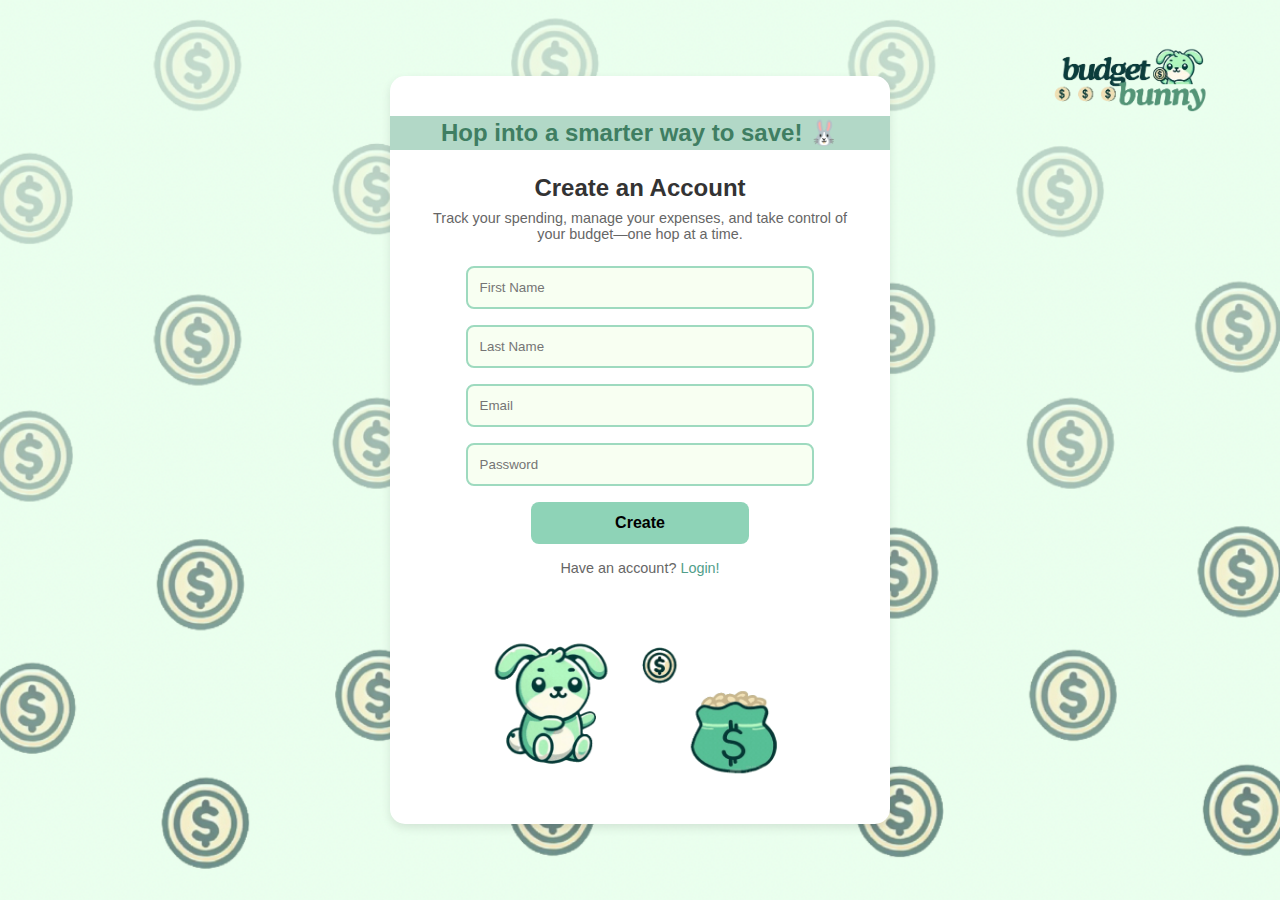
<file: src/main/resources/static/createaccount.html>
<!DOCTYPE html>
<html lang="en">
<head>
    <meta charset="UTF-8">
    <meta name="viewport" content="width=device-width, initial-scale=1.0">
    <title>🐰Create an Account - BudgetBunny</title>
    <link rel="stylesheet" href="createaccount.css">
</head>
<body>
    <div class="logo">
        <img src="images/logobunnyname.png" alt="BudgetBunny Logo" class="logo">
    </div>
    <div class="container">
        <!-- Logo and Header -->
        <div class="header">
            <h1>Hop into a smarter way to save! <span class="bunny-emoji">🐰</span></h1>
        </div>
        <!-- Account Creation Form -->
        <div class="form-container">
            <h2>Create an Account</h2>
            <p>Track your spending, manage your expenses, and take control of your budget—one hop at a time.</p>
            <form id="createAccountForm">
                <input type="text" placeholder="First Name" name="firstname" required>
                <input type="text" placeholder="Last Name" name="lastname" required>
                <input type="email" placeholder="Email" name="email" required>
                <input type="password" placeholder="Password" name="password" required>
                <button type="submit" class="create-btn">Create</button>
            </form>
            <p class="login-redirect">Have an account? <a href="loginaccount.html">Login!</a></p>
        </div>
        <!-- Bunny Image -->
        <div class="bunny-section">
            <img src="images/bunnycoin.gif" alt="Bunny Mascot" class="bunny-img">
        </div>
    </div>
    <script src="createaccount.js"></script>
</body>
</html>
</file>
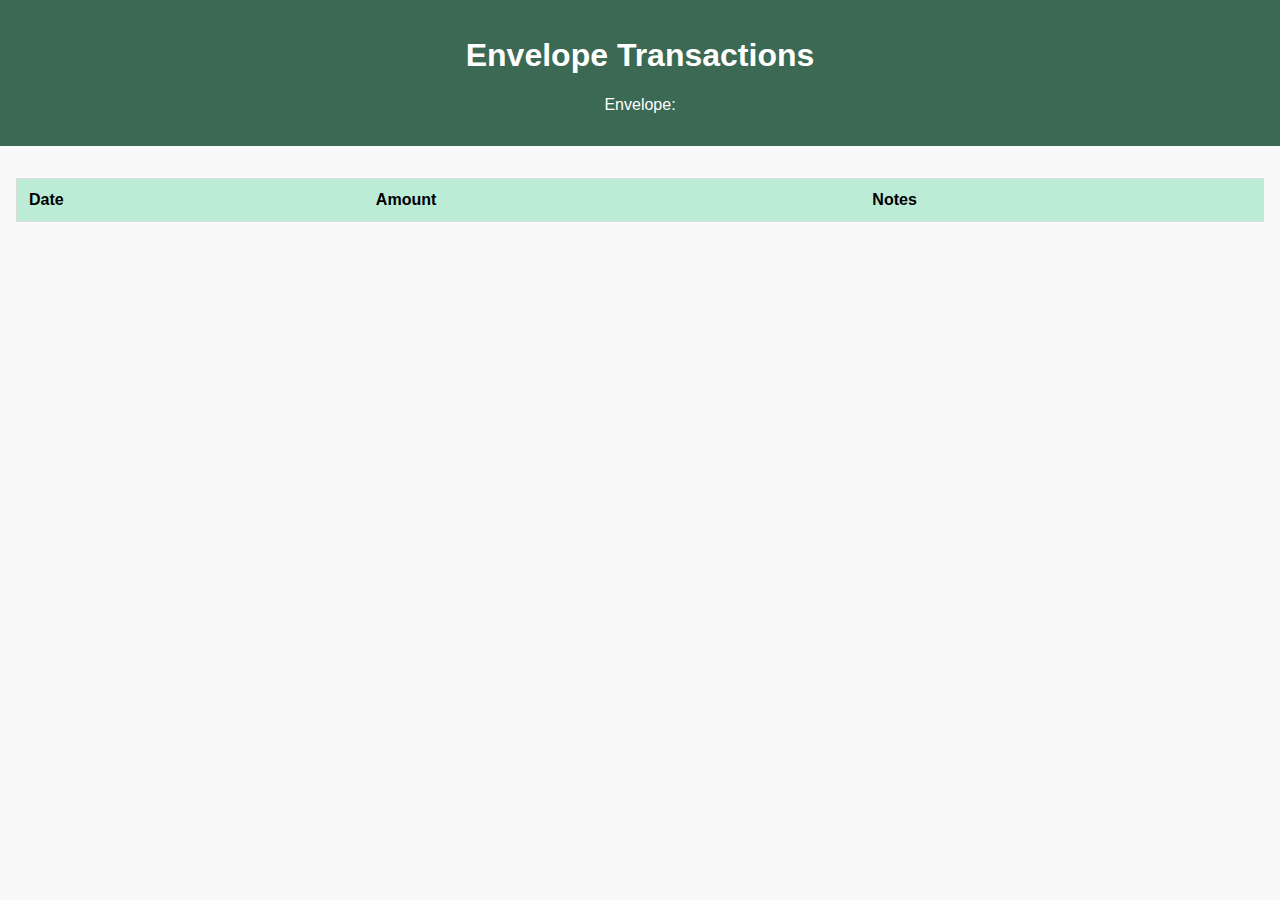
<file: src/main/resources/static/envelopetransaction.html>
<!DOCTYPE html>
<html lang="en">
<head>
  <meta charset="UTF-8">
  <meta name="viewport" content="width=device-width, initial-scale=1.0">
  <title>Envelope Transactions</title>
  <link rel="stylesheet" href="recenttransaction.css">
</head>
<body>
  <header>
    <h1>Envelope Transactions</h1>
    <p id="envelope-title">Envelope: <span id="envelope-name"></span></p>
  </header>
  <main>
    <section id="envelope-transactions-container">
      <table>
        <thead>
          <tr>
            <th>Date</th>
            <th>Amount</th>
            <th>Notes</th>
          </tr>
        </thead>
        <tbody id="envelope-transactions-list">
          <!-- Transactions will be dynamically populated here -->
        </tbody>
      </table>
    </section>
  </main>
  <script src="envelopetransaction.js"></script>
</body>
</html>
</file>
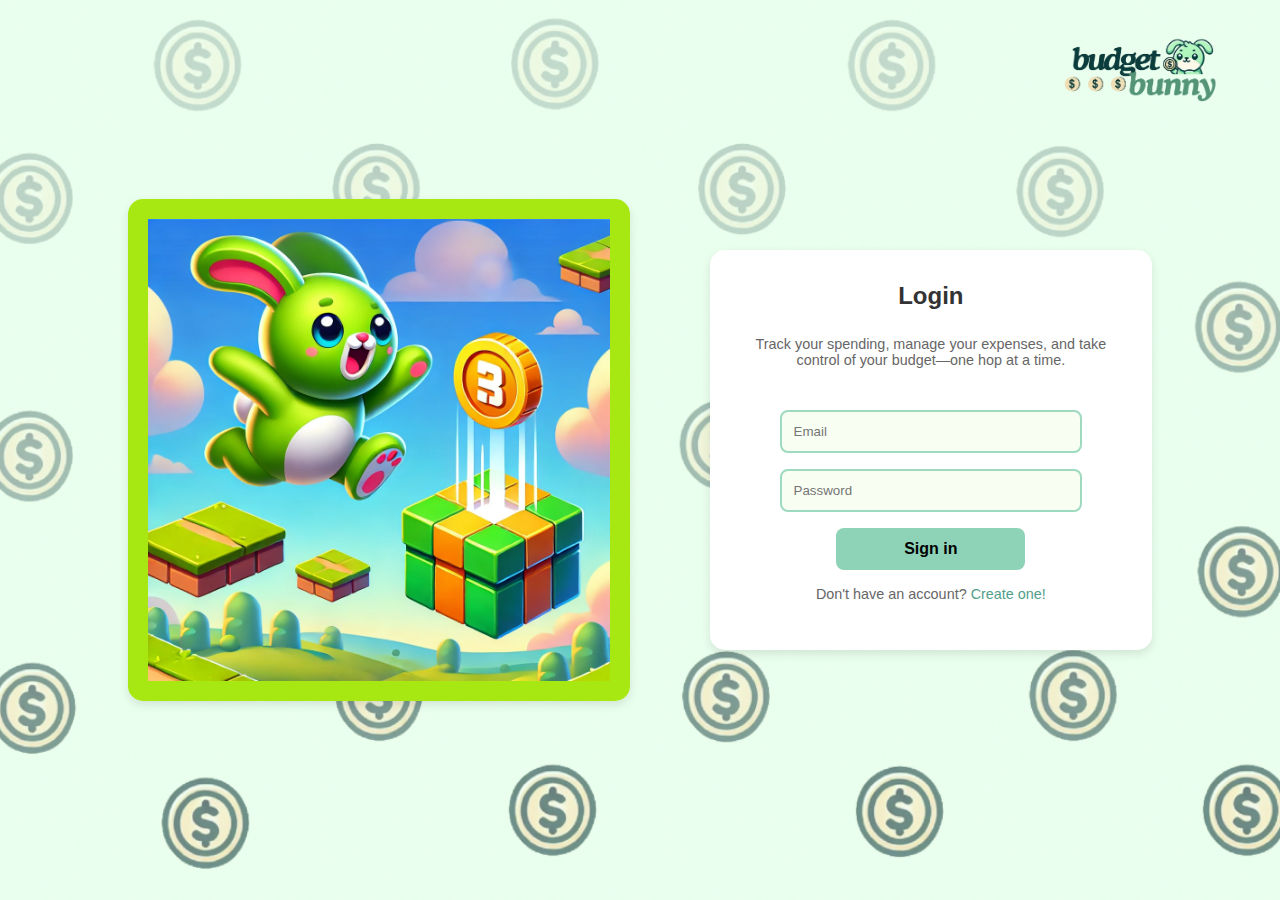
<file: src/main/resources/static/loginaccount.html>
<!DOCTYPE html>
<html lang="en">
<head>
    <meta charset="UTF-8">
    <meta name="viewport" content="width=device-width, initial-scale=1.0">
    <title>🐰Login - BudgetBunny</title>
    <link rel="stylesheet" href="loginaccount.css">
</head>
<body>
    <!-- Logo at the top right corner -->
    <div class="logo">
        <img src="images/logobunnyname.png" alt="BudgetBunny Logo" class="logo-img">
    </div>
    <!-- Main container that holds the image and form -->
    <div class="main-container">
        <!-- Space for an image on the left -->
        <div class="left-image">
            <img src="images/loginbunny.png" alt="Left Side Image" class="side-image">
        </div>
        <!-- Account Creation Form -->
        <div class="form-container">
            <h2>Login</h2>
            <br>
            <p>Track your spending, manage your expenses, and take control of your budget—one hop at a time.</p>
            <br>
            <form id="loginForm">
                <input type="email" placeholder="Email" name="email" required>
                <input type="password" placeholder="Password" name="password" required>
                <button type="submit" class="create-btn">Sign in</button>
            </form>
            <p class="login-redirect">Don't have an account? <a href="createaccount.html">Create one!</a></p>
        </div>
    </div>
    <script src="loginaccount.js"></script>
</body>
</html>
</file>
<file: src/main/resources/static/createaccount.css>
/* General styling */
* {
    margin: 0;
    padding: 0;
    box-sizing: border-box;
    font-family: 'Arial', sans-serif;
}

body {
    background-image: url("images/background2.png");
    background-size: cover;
    background-position: center;
    display: flex;
    justify-content: center;
    align-items: center;
    min-height: 100vh;  /* Use min-height to allow dynamic height */
}

/* Container */
.container {
    background-color: #fff;
    border-radius: 15px;
    padding: 2rem;
    max-width: 500px;  /* Set max-width to make it responsive */
    width: 100%;       /* Let it adjust to the screen size */
    box-shadow: 0px 4px 10px rgba(0, 0, 0, 0.1);
    text-align: center;
    position: relative;
    height: auto;      /* Remove the fixed height for dynamic sizing */
    overflow: hidden;  /* Keep overflow hidden */
}

/* Header */
.header {
    margin-bottom: 1.5rem;
}

.header h1 {
    font-size: 1.5rem;
    margin-top: 0.5rem;
    background-color: #b2d8c7; 
    color: #3f7e62; 
    padding: 0.2rem;
    text-align: center;
    width: calc(100% + 4rem);
    margin-left: -2rem;
    margin-right: -2rem;
}

/* Logo */
.logo {
    width: 200px;
    position: absolute;
    top: 10px;
    right: 30px;
}

.logo img {
    width: 90%;  
    height: auto; 
}

/* Bunny Section */
.bunny-section {
    text-align: center;
    margin-top: 2rem;
    max-width: 100%;
}

.bunny-img {
    width: 70%;       
    height: auto;    
    margin-bottom: 0.5rem;
    max-height: 70%;
}

/* Form container */
.form-container {
    margin-bottom: 1rem;
}

.form-container h2 {
    font-size: 1.5rem;
    color: #333;
    margin-bottom: 0.5rem;
}

.form-container p {
    font-size: 0.9rem;
    color: #666;
    margin-bottom: 1.5rem;
}

form input {
    width: 80%;
    padding: 0.75rem;
    margin-bottom: 1rem;
    border: 2px solid #9edabf;
    border-radius: 8px;
    background-color: #f8fff2;
}

.create-btn {
    width: 50%;
    padding: 0.75rem;
    background-color: #8ed3b7;
    border: none;
    border-radius: 8px;
    color: rgb(0, 0, 0);
    font-weight: bold;
    font-size: 1rem;
    cursor: pointer;
    transition: background-color 0.3s ease;
}

.create-btn:hover {
    background-color: #70c0a0;
}

/* Login redirect */
.login-redirect {
    font-size: 0.85rem;
    margin-top: 1rem;
}

.login-redirect a {
    color: #519e8a;
    text-decoration: none;
}

.login-redirect a:hover {
    text-decoration: underline;
}

/* Media Queries */
@media (max-width: 768px) {
    body {
        padding: 20px; /* Add some padding on smaller screens */
    }

    .container {
        max-width: 90%; /* Make the container take up more screen space */
    }

    .header h1 {
        font-size: 1.2rem; /* Smaller font size for smaller screens */
    }

    .form-container h2 {
        font-size: 1.2rem;
    }
}

@media (max-width: 500px) {
    .header h1 {
        font-size: 1rem;
    }

    .create-btn {
        font-size: 0.9rem;
    }

    .logo {
        width: 150px; /* Smaller logo on small screens */
    }
}
</file>
<file: src/main/resources/static/recenttransaction.css>
body {
    font-family: Arial, sans-serif;
    margin: 0;
    padding: 0;
    background-color: #f9f9f9;
}

header {
    background-color: #3b6954;
    color: white;
    padding: 1rem;
    text-align: center;
}

button {
    background-color: #1bb367;
    border: 1px solid #ccc;
    border-radius: 5px;
    padding: 0.5rem 1rem;
    cursor: pointer;
    color: white;

}

button:hover {
    background-color: #179c5a;
}

main {
    padding: 1rem;
}

table {
    width: 100%;
    border-collapse: collapse;
    margin-top: 1rem;
    background: white;
}

th, td {
    border: 1px solid #ddd;
    padding: 0.75rem;
    text-align: left;
}

th {
    background-color: #bcebd6;
}

tr:nth-child(even) {
    background-color: #f9f9f9;
}

/* Adjust search bar size and alignment */
.search-bar {
    width: 70%; /* Adjust width as needed */
    padding: 8px;
    margin-right: 10px; /* Space between the bar and button */
    border: 1px solid #ccc;
    border-radius: 5px;
    font-size: 14px;
    display: inline-block;
    vertical-align: middle; /* Aligns with the button */
}

/* Style for the search button */
.search-button {
    padding: 8px 16px;
    background-color: #85d5ad;
    color: white;
    border: none;
    border-radius: 5px;
    cursor: pointer;
    font-size: 14px;
    display: inline-block;
    vertical-align: middle; /* Aligns with the search bar */
}

/* Hover effect for the button */
.search-button:hover {
    background-color: #7fc8a3;
}

/* Optional: Add some spacing below the search area */
.search-container {
    margin-bottom: 20px;
}


.filter-dropdown {
    padding: 0.5rem;
    border: 1px solid #ccc;
    border-radius: 5px;
    font-size: 14px;
    margin-left: 10px;
    cursor: pointer;
}

.filter-container {
    margin-bottom: 10px;
}



.modal {
    display: none; /* Hidden by default */
    position: fixed;
    z-index: 1000;
    left: 0;
    top: 0;
    width: 100%;
    height: 100%;
    background-color: rgba(0, 0, 0, 0.5);
    justify-content: center;
    align-items: center;
}

.modal-content {
    background-color: white;
    border-radius: 10px;
    padding: 20px;
    width: 50%;
    height: 80%;
    position: relative;
    box-shadow: 0 4px 8px rgba(0, 0, 0, 0.2);
}

.close-btn {
    position: absolute;
    top: 10px;
    right: 20px;
    font-size: 24px;
    cursor: pointer;
}

iframe {
    width: 100%;
    height: 100%;
    border: none;
}
</file>
<file: src/main/resources/static/loginaccount.css>
/* General styling */
* {
    margin: 0;
    padding: 0;
    box-sizing: border-box;
    font-family: 'Arial', sans-serif;
}

body {
    background-image: url("images/background2.png");
    background-size: cover;
    background-position: center;
    min-height: 100vh; /* Ensure the height adjusts dynamically */
    display: flex;
    align-items: center;
    justify-content: center;
}

/* Logo STAYS THE SAME FOR EVERYONE */
.logo {
    width: 200px;
    position: absolute;
    top: 10px;
    right: 30px;
}

.logo img {
    width: 90%;  
    height: auto; 
}

/* Container to hold the left image and the form side by side */
.main-container {
    display: flex;
    align-items: center;  /* Center the content vertically */
    justify-content: center; /* Center the content horizontally */
    width: 80%; /* Adjust width to center the content better */
    max-width: 1200px; /* Maximum width of the container */
}

/* Left image section */
.left-image {
    width: 50%; /* Adjust width for the image space */
    display: flex;
    justify-content: center;
    align-items: center;
}

.side-image {
    width: 100%;
    height: auto;
    border-radius: 15px; /* Curves the edges */
    border: 20px solid #a7e812; /* Adds a green border */
    box-shadow: 0px 4px 10px rgba(0, 0, 0, 0.1); /* Optional: Adds a subtle shadow for better visibility */
}

/* Form container */
.form-container {
    background-color: #fff;
    border-radius: 15px; /* Curved edges */
    padding: 2rem;
    width: 450px;
    height: 400px;
    box-shadow: 0px 4px 10px rgba(0, 0, 0, 0.1);
    text-align: center;
    margin-left: 5rem; /* Add some space between the form and the image */
}

.form-container h2 {
    font-size: 1.5rem;
    color: #333;
    margin-bottom: 0.5rem;
}

.form-container p {
    font-size: 0.9rem;
    color: #666;
    margin-bottom: 1.5rem;
}

form input {
    width: 80%;
    padding: 0.75rem;
    margin-bottom: 1rem;
    border: 2px solid #9edabf;
    border-radius: 8px;
    background-color: #f8fff2;
}

.create-btn {
    width: 50%;
    padding: 0.75rem;
    background-color: #8ed3b7;
    border: none;
    border-radius: 8px;
    color: #000;
    font-weight: bold;
    font-size: 1rem;
    cursor: pointer;
    transition: background-color 0.3s ease;
}

.create-btn:hover {
    background-color: #70c0a0;
}

/* Login redirect */
.login-redirect {
    font-size: 0.85rem;
    margin-top: 1rem;
}

.login-redirect a {
    color: #519e8a;
    text-decoration: none;
}

.login-redirect a:hover {
    text-decoration: underline;
}

/* Responsive adjustments */
@media (max-width: 800px) {
    .main-container {
        flex-direction: column; /* Stack the image and form vertically on small screens */
    }

    .form-container {
        width: 90%;
        margin-left: 0; /* Remove the left margin */
    }

    .left-image {
        width: 100%; /* Ensure the image takes up the full width */
    }

    .logo-img {
        width: 120px; /* Adjust the size for smaller screens */
    }
}
</file>
